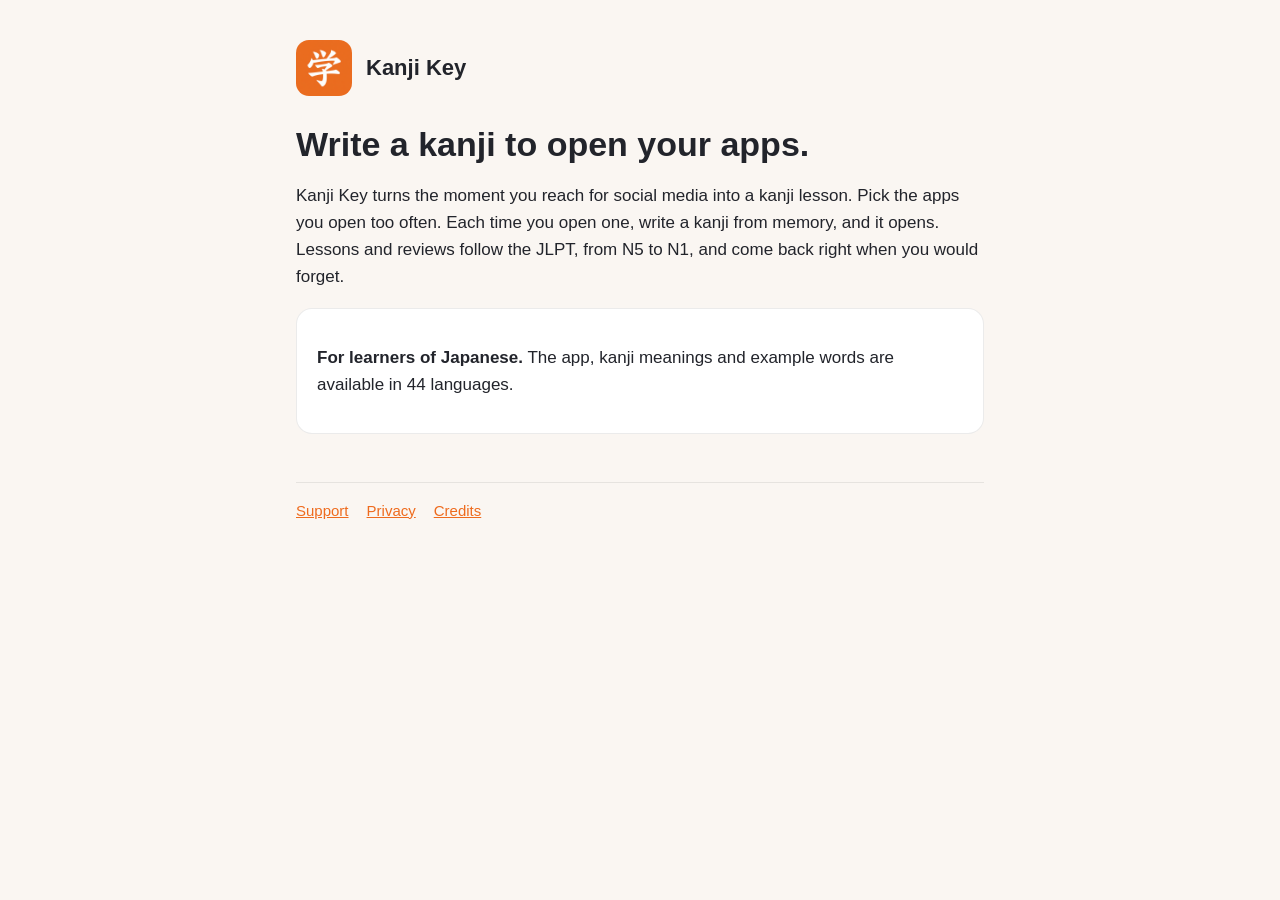
<file: index.html>
<!doctype html>
<html lang="en">
<head>
<meta charset="utf-8">
<meta name="viewport" content="width=device-width, initial-scale=1">
<title>Kanji Key</title>
<link rel="stylesheet" href="style.css">
</head>
<body>
<main>
<header><img src="icon.png" alt=""><a href="./">Kanji Key</a></header>
<h1>Write a kanji to open your apps.</h1>
<p>Kanji Key turns the moment you reach for social media into a kanji lesson. Pick the apps you open too often. Each time you open one, write a kanji from memory, and it opens. Lessons and reviews follow the JLPT, from N5 to N1, and come back right when you would forget.</p>
<div class="card">
<p><strong>For learners of Japanese.</strong> The app, kanji meanings and example words are available in 44 languages.</p>
</div>
<nav><a href="support.html">Support</a><a href="privacy.html">Privacy</a><a href="support.html#credits">Credits</a></nav>
</main>
</body>
</html>
</file>
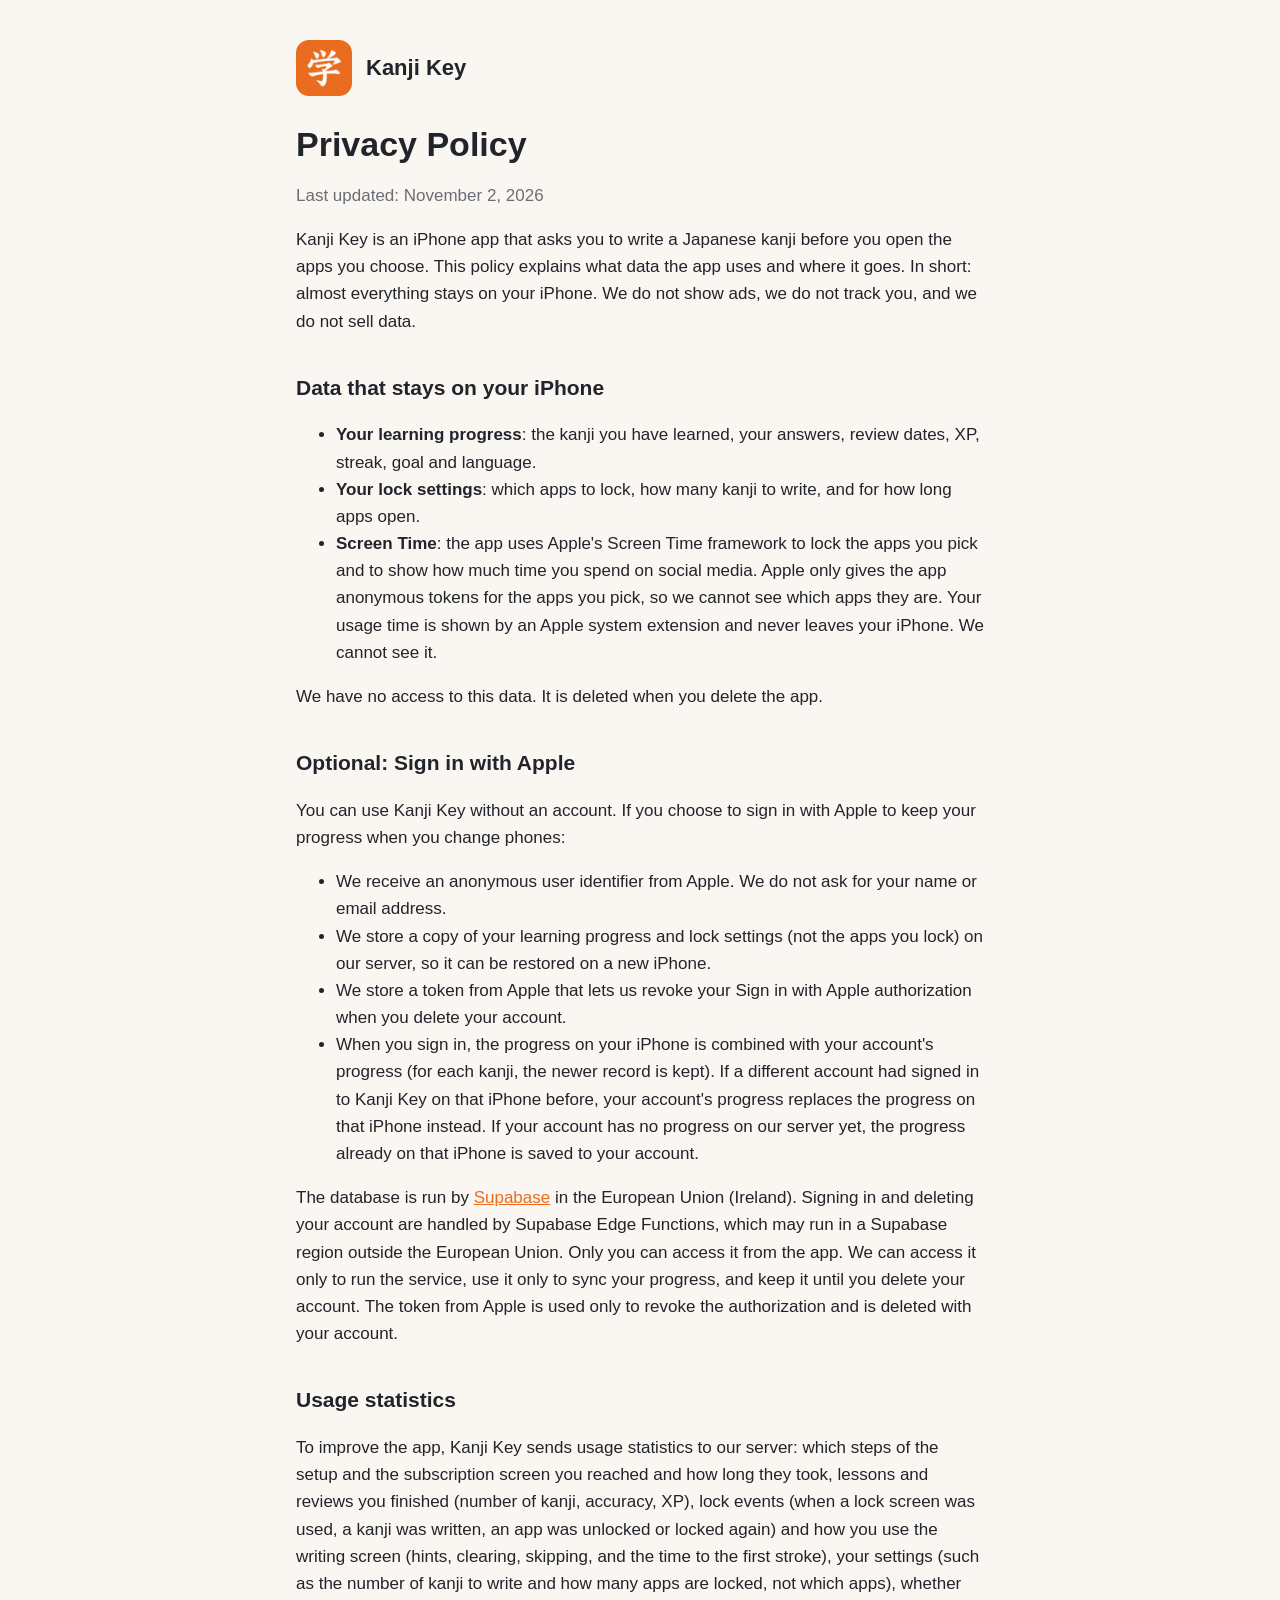
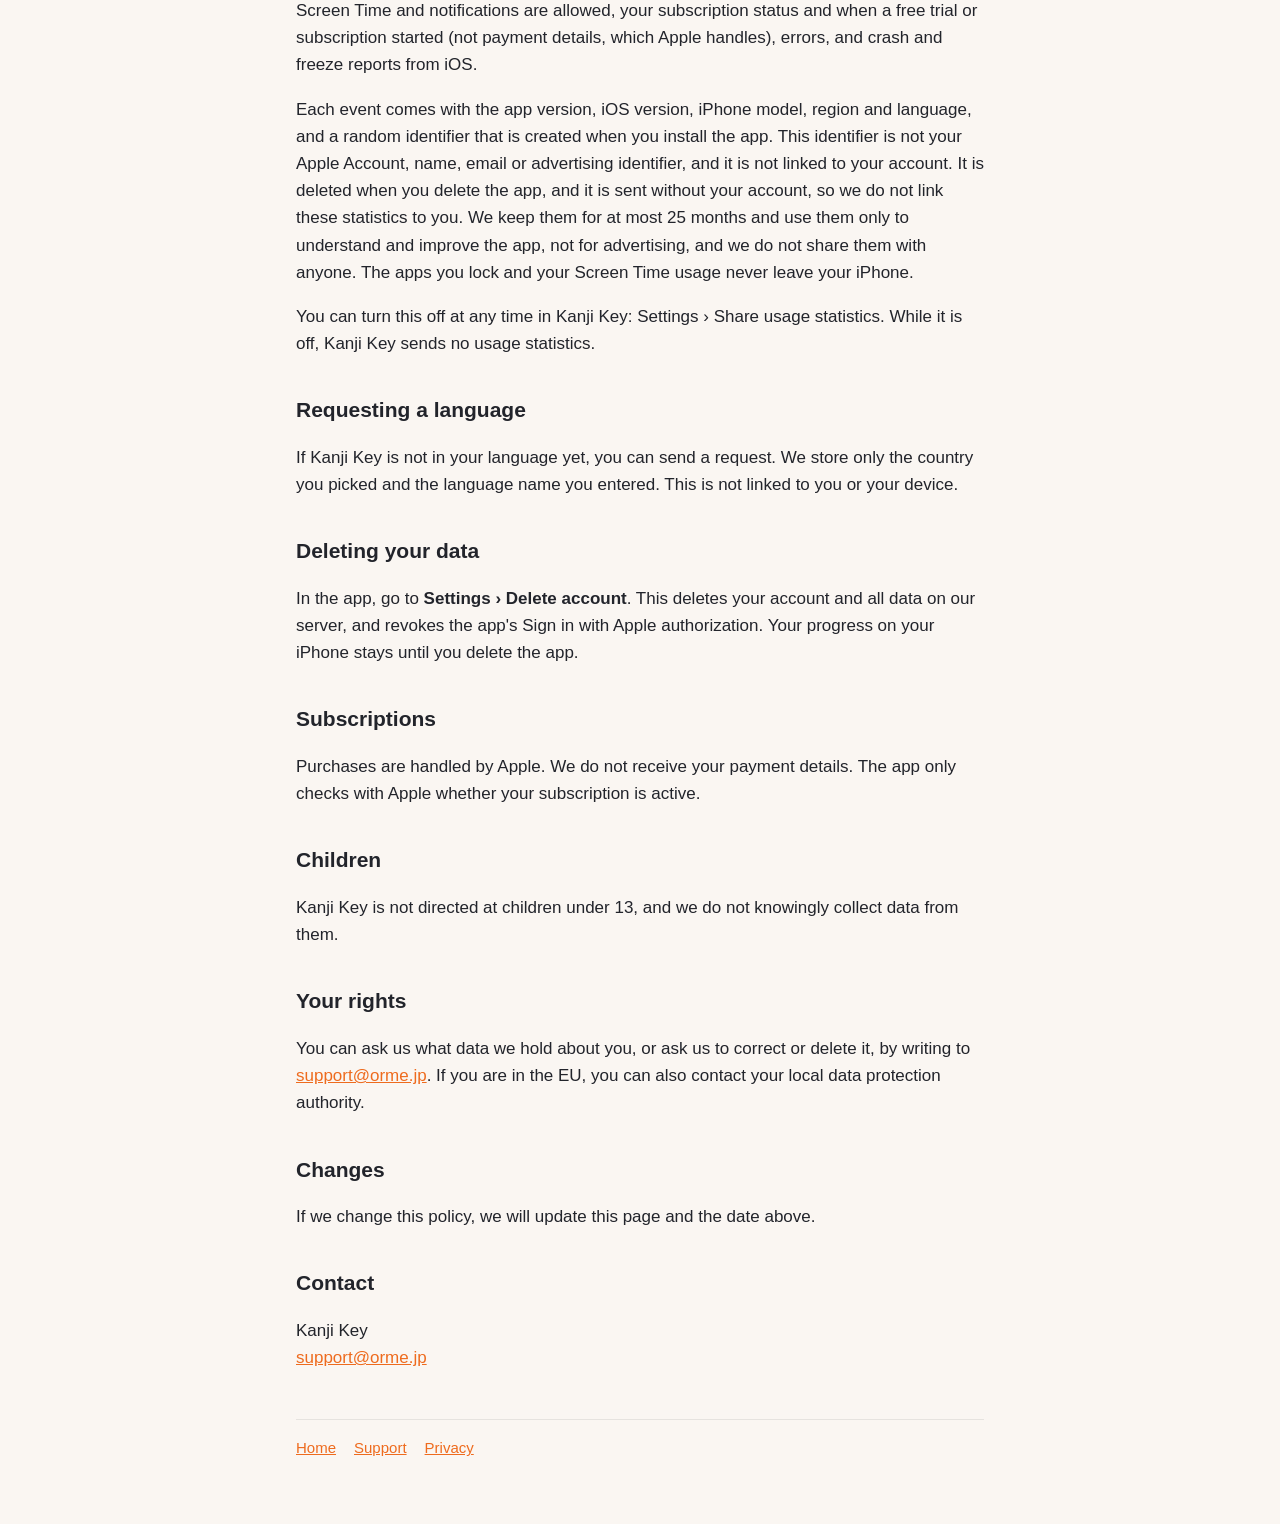
<file: privacy.html>
<!doctype html>
<html lang="en">
<head>
<meta charset="utf-8">
<meta name="viewport" content="width=device-width, initial-scale=1">
<title>Kanji Key Privacy Policy</title>
<link rel="stylesheet" href="style.css">
</head>
<body>
<main>
<header><img src="icon.png" alt=""><a href="./">Kanji Key</a></header>
<h1>Privacy Policy</h1>
<p class="muted">Last updated: November 2, 2026</p>

<p>Kanji Key is an iPhone app that asks you to write a Japanese kanji before you open the apps you choose. This policy explains what data the app uses and where it goes. In short: almost everything stays on your iPhone. We do not show ads, we do not track you, and we do not sell data.</p>

<h2>Data that stays on your iPhone</h2>
<ul>
<li><strong>Your learning progress</strong>: the kanji you have learned, your answers, review dates, XP, streak, goal and language.</li>
<li><strong>Your lock settings</strong>: which apps to lock, how many kanji to write, and for how long apps open.</li>
<li><strong>Screen Time</strong>: the app uses Apple's Screen Time framework to lock the apps you pick and to show how much time you spend on social media. Apple only gives the app anonymous tokens for the apps you pick, so we cannot see which apps they are. Your usage time is shown by an Apple system extension and never leaves your iPhone. We cannot see it.</li>
</ul>
<p>We have no access to this data. It is deleted when you delete the app.</p>

<h2>Optional: Sign in with Apple</h2>
<p>You can use Kanji Key without an account. If you choose to sign in with Apple to keep your progress when you change phones:</p>
<ul>
<li>We receive an anonymous user identifier from Apple. We do not ask for your name or email address.</li>
<li>We store a copy of your learning progress and lock settings (not the apps you lock) on our server, so it can be restored on a new iPhone.</li>
<li>We store a token from Apple that lets us revoke your Sign in with Apple authorization when you delete your account.</li>
<li>When you sign in, the progress on your iPhone is combined with your account's progress (for each kanji, the newer record is kept). If a different account had signed in to Kanji Key on that iPhone before, your account's progress replaces the progress on that iPhone instead. If your account has no progress on our server yet, the progress already on that iPhone is saved to your account.</li>
</ul>
<p>The database is run by <a href="https://supabase.com/privacy">Supabase</a> in the European Union (Ireland). Signing in and deleting your account are handled by Supabase Edge Functions, which may run in a Supabase region outside the European Union. Only you can access it from the app. We can access it only to run the service, use it only to sync your progress, and keep it until you delete your account. The token from Apple is used only to revoke the authorization and is deleted with your account.</p>

<h2>Usage statistics</h2>
<p>To improve the app, Kanji Key sends usage statistics to our server: which steps of the setup and the subscription screen you reached and how long they took, lessons and reviews you finished (number of kanji, accuracy, XP), lock events (when a lock screen was used, a kanji was written, an app was unlocked or locked again) and how you use the writing screen (hints, clearing, skipping, and the time to the first stroke), your settings (such as the number of kanji to write and how many apps are locked, not which apps), whether Screen Time and notifications are allowed, your subscription status and when a free trial or subscription started (not payment details, which Apple handles), errors, and crash and freeze reports from iOS.</p>
<p>Each event comes with the app version, iOS version, iPhone model, region and language, and a random identifier that is created when you install the app. This identifier is not your Apple Account, name, email or advertising identifier, and it is not linked to your account. It is deleted when you delete the app, and it is sent without your account, so we do not link these statistics to you. We keep them for at most 25 months and use them only to understand and improve the app, not for advertising, and we do not share them with anyone. The apps you lock and your Screen Time usage never leave your iPhone.</p>
<p>You can turn this off at any time in Kanji Key: Settings › Share usage statistics. While it is off, Kanji Key sends no usage statistics.</p>

<h2>Requesting a language</h2>
<p>If Kanji Key is not in your language yet, you can send a request. We store only the country you picked and the language name you entered. This is not linked to you or your device.</p>

<h2>Deleting your data</h2>
<p>In the app, go to <strong>Settings › Delete account</strong>. This deletes your account and all data on our server, and revokes the app's Sign in with Apple authorization. Your progress on your iPhone stays until you delete the app.</p>

<h2>Subscriptions</h2>
<p>Purchases are handled by Apple. We do not receive your payment details. The app only checks with Apple whether your subscription is active.</p>

<h2>Children</h2>
<p>Kanji Key is not directed at children under 13, and we do not knowingly collect data from them.</p>

<h2>Your rights</h2>
<p>You can ask us what data we hold about you, or ask us to correct or delete it, by writing to <a href="mailto:support@orme.jp">support@orme.jp</a>. If you are in the EU, you can also contact your local data protection authority.</p>

<h2>Changes</h2>
<p>If we change this policy, we will update this page and the date above.</p>

<h2>Contact</h2>
<p>Kanji Key<br><a href="mailto:support@orme.jp">support@orme.jp</a></p>

<nav><a href="./">Home</a><a href="support.html">Support</a><a href="privacy.html">Privacy</a></nav>
</main>
</body>
</html>
</file>
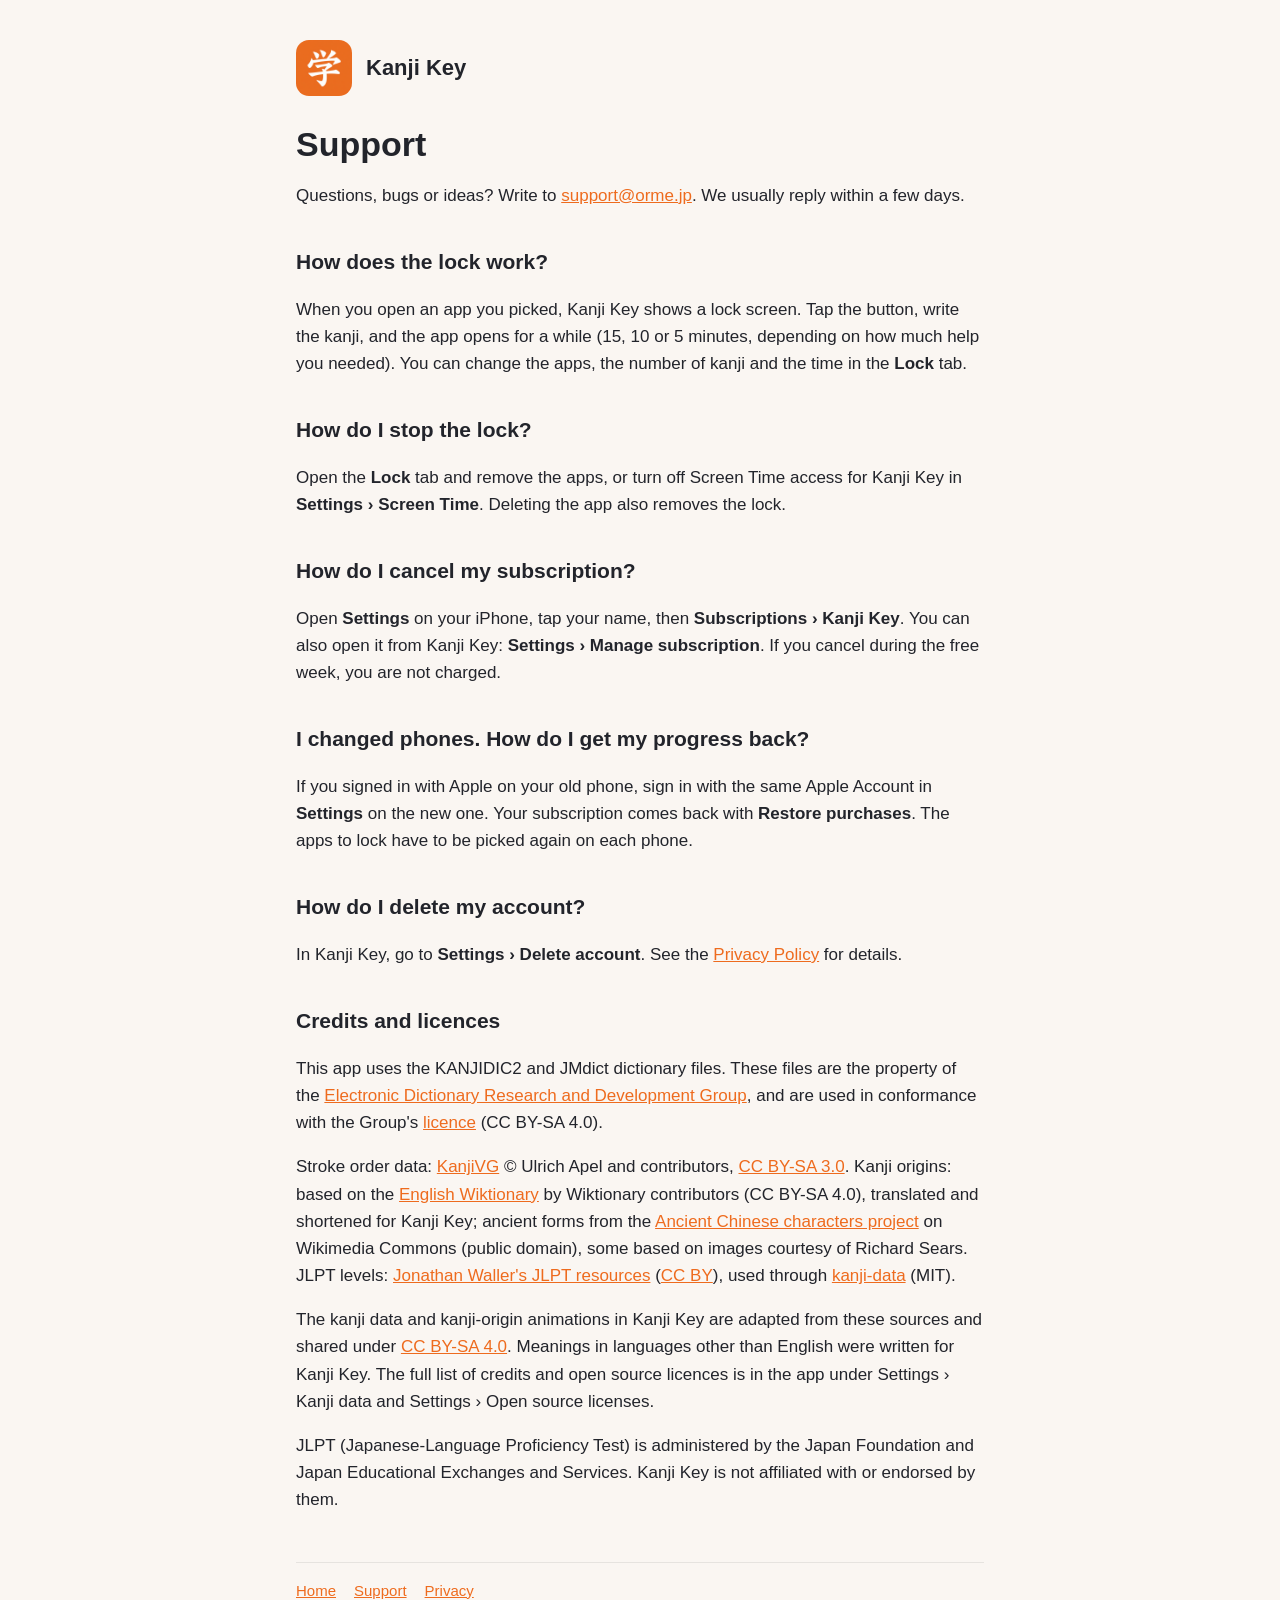
<file: support.html>
<!doctype html>
<html lang="en">
<head>
<meta charset="utf-8">
<meta name="viewport" content="width=device-width, initial-scale=1">
<title>Kanji Key Support</title>
<link rel="stylesheet" href="style.css">
</head>
<body>
<main>
<header><img src="icon.png" alt=""><a href="./">Kanji Key</a></header>
<h1>Support</h1>
<p>Questions, bugs or ideas? Write to <a href="mailto:support@orme.jp">support@orme.jp</a>. We usually reply within a few days.</p>

<h2>How does the lock work?</h2>
<p>When you open an app you picked, Kanji Key shows a lock screen. Tap the button, write the kanji, and the app opens for a while (15, 10 or 5 minutes, depending on how much help you needed). You can change the apps, the number of kanji and the time in the <strong>Lock</strong> tab.</p>

<h2>How do I stop the lock?</h2>
<p>Open the <strong>Lock</strong> tab and remove the apps, or turn off Screen Time access for Kanji Key in <strong>Settings › Screen Time</strong>. Deleting the app also removes the lock.</p>

<h2>How do I cancel my subscription?</h2>
<p>Open <strong>Settings</strong> on your iPhone, tap your name, then <strong>Subscriptions › Kanji Key</strong>. You can also open it from Kanji Key: <strong>Settings › Manage subscription</strong>. If you cancel during the free week, you are not charged.</p>

<h2>I changed phones. How do I get my progress back?</h2>
<p>If you signed in with Apple on your old phone, sign in with the same Apple Account in <strong>Settings</strong> on the new one. Your subscription comes back with <strong>Restore purchases</strong>. The apps to lock have to be picked again on each phone.</p>

<h2>How do I delete my account?</h2>
<p>In Kanji Key, go to <strong>Settings › Delete account</strong>. See the <a href="privacy.html">Privacy Policy</a> for details.</p>

<h2 id="credits">Credits and licences</h2>
<p>This app uses the KANJIDIC2 and JMdict dictionary files. These files are the property of the <a href="https://www.edrdg.org/">Electronic Dictionary Research and Development Group</a>, and are used in conformance with the Group's <a href="https://www.edrdg.org/edrdg/licence.html">licence</a> (CC BY-SA 4.0).</p>
<p>Stroke order data: <a href="https://kanjivg.tagaini.net">KanjiVG</a> © Ulrich Apel and contributors, <a href="https://creativecommons.org/licenses/by-sa/3.0/">CC BY-SA 3.0</a>. Kanji origins: based on the <a href="https://en.wiktionary.org">English Wiktionary</a> by Wiktionary contributors (CC BY-SA 4.0), translated and shortened for Kanji Key; ancient forms from the <a href="https://commons.wikimedia.org/wiki/Commons:Ancient_Chinese_characters_project">Ancient Chinese characters project</a> on Wikimedia Commons (public domain), some based on images courtesy of Richard Sears. JLPT levels: <a href="http://www.tanos.co.uk/jlpt/">Jonathan Waller's JLPT resources</a> (<a href="https://web.archive.org/web/2024/http://www.tanos.co.uk/jlpt/sharing/">CC BY</a>), used through <a href="https://github.com/davidluzgouveia/kanji-data">kanji-data</a> (MIT).</p>
<p>The kanji data and kanji-origin animations in Kanji Key are adapted from these sources and shared under <a href="https://creativecommons.org/licenses/by-sa/4.0/">CC BY-SA 4.0</a>. Meanings in languages other than English were written for Kanji Key. The full list of credits and open source licences is in the app under Settings › Kanji data and Settings › Open source licenses.</p>
<p>JLPT (Japanese-Language Proficiency Test) is administered by the Japan Foundation and Japan Educational Exchanges and Services. Kanji Key is not affiliated with or endorsed by them.</p>
<nav><a href="./">Home</a><a href="support.html">Support</a><a href="privacy.html">Privacy</a></nav>
</main>
</body>
</html>
</file>
<file: style.css>
:root { --paper: #faf6f2; --ink: #22242b; --muted: #6b6d75; --accent: #ee6b1e; --card: #ffffff; --line: rgba(0,0,0,.08); }
@media (prefers-color-scheme: dark) { :root { --paper: #17181c; --ink: #ecebe8; --muted: #a3a3a8; --card: #212228; --line: rgba(255,255,255,.1); } }
* { box-sizing: border-box; }
body { margin: 0; background: var(--paper); color: var(--ink); font: 17px/1.6 -apple-system, BlinkMacSystemFont, "Segoe UI", Roboto, sans-serif; }
main { max-width: 720px; margin: 0 auto; padding: 40px 16px 64px; }
header { display: flex; align-items: center; gap: 14px; margin-bottom: 28px; }
header img { width: 56px; height: 56px; border-radius: 13px; }
header a { color: inherit; text-decoration: none; font-weight: 700; font-size: 22px; }
h1 { font-size: 34px; line-height: 1.2; margin: 0 0 8px; }
h2 { font-size: 21px; margin: 36px 0 8px; }
p, li { color: var(--ink); }
.muted { color: var(--muted); }
a { color: var(--accent); }
.card { background: var(--card); border: 1px solid var(--line); border-radius: 16px; padding: 18px 20px; margin: 16px 0; }
nav { display: flex; gap: 18px; margin-top: 48px; padding-top: 16px; border-top: 1px solid var(--line); font-size: 15px; }
</file>
